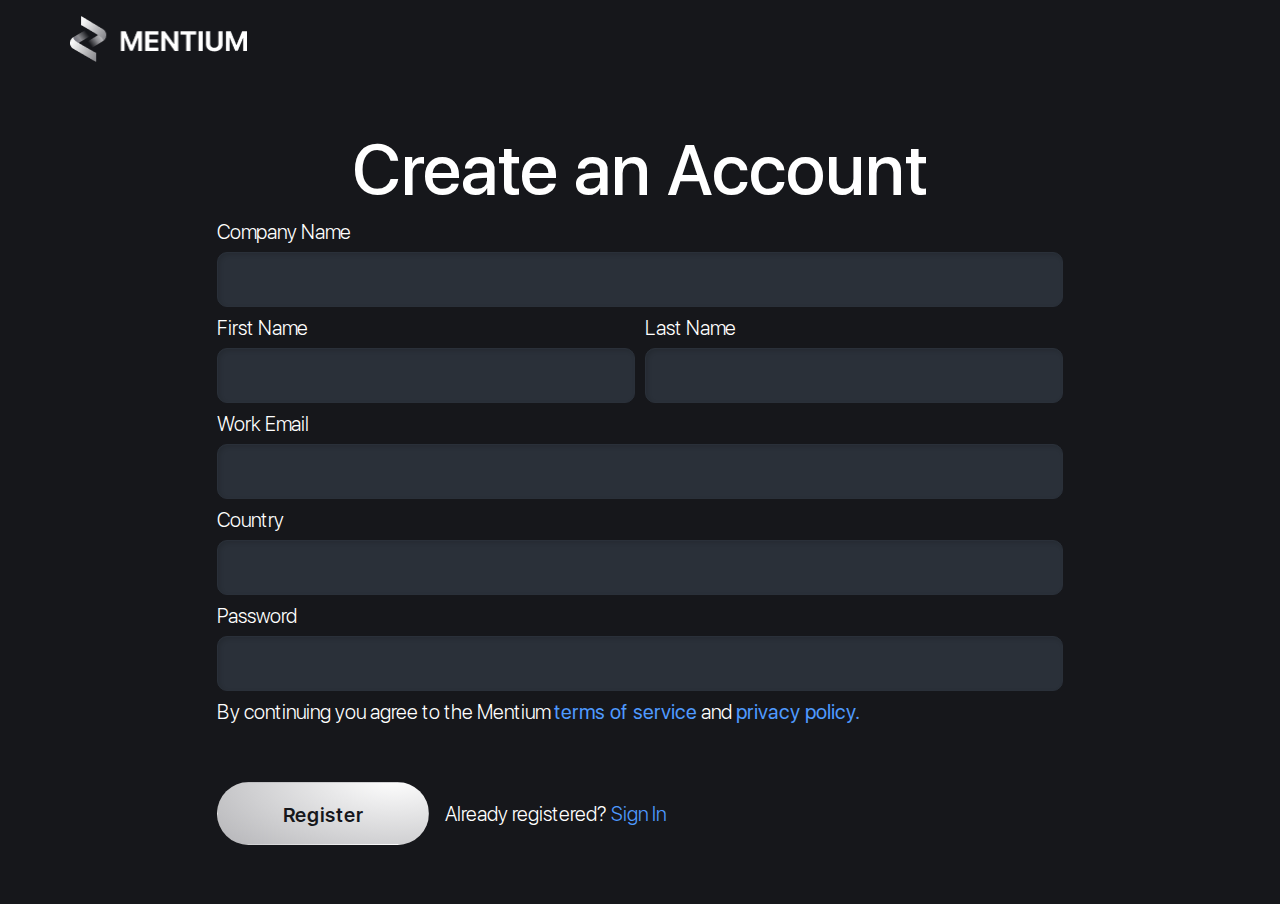
<file: index.html>
<!doctype html>
<html lang="en">
<head>
    <meta charset="UTF-8">
    <meta name="viewport"
          content="width=device-width, user-scalable=no, initial-scale=1.0, maximum-scale=1.0, minimum-scale=1.0">
    <meta http-equiv="X-UA-Compatible" content="ie=edge">
    <title>mentium</title>
    <link rel="stylesheet" href="./assets/style/bootstrap.min.css">
    <link rel="stylesheet" href="./assets/style/style.css">
    <link rel="stylesheet" href="./assets/style/media.css">
</head>
<body>
<header>
    <div class="container">
        <div class="row">
            <div class="header">
                <div class="logo">
                    <img src="./assets/img/logo.png" alt="">
                </div>
            </div>
        </div>
    </div>
</header>
<main>
    <section class="registration">
        <div class="container">
            <div class="row">
                <div class="registration_block">
                    <h2 class="section_title">Create an Account</h2>
                    <form action="">
                        <form>
                            <div class="form-group">
                                <label class="form-label">Company Name</label>
                                <input type="text" class="form-control">
                                <!--                                 <div id="emailHelp" class="form-text">We'll never share your email with anyone else.</div>-->
                            </div>
                            <div class="dbl_input">
                                <div class="form-group">
                                    <label class="form-label">First Name</label>
                                    <input type="text" class="form-control">
                                </div>
                                <div class="form-group">
                                    <label class="form-label">Last Name</label>
                                    <input type="text" class="form-control">
                                </div>
                            </div>

                            <div class="form-group">
                                <label class="form-label">Work Email</label>
                                <input type="text" class="form-control">
                            </div>
                            <div class="form-group">
                                <label class="form-label">Country</label>
                                <input type="text" class="form-control">
                            </div>
                            <div class="form-group">
                                <label class="form-label">Password</label>
                                <input type="text" class="form-control">
                            </div>
                            <div class="form-group">
                                <label class="form-label">By continuing you agree to the Mentium <a href="">terms of
                                    service</a> and <a href="">privacy policy.</a></label>
                            </div>

                            <div class="form-group d-flex align-items-center margin-top-50">
                                <button class="btn register-btn">Register</button>
                                <p>Already registered? <a href="">Sign In</a></p>
                            </div>
                        </form>
                    </form>
                </div>
            </div>
        </div>
    </section>
</main>
<footer>

</footer>

<script src="./assets/script/bootstrap.bundle.js"></script>
<script src="./assets/script/script.js"></script>
<script>

</script>

</body>
</html>
</file>
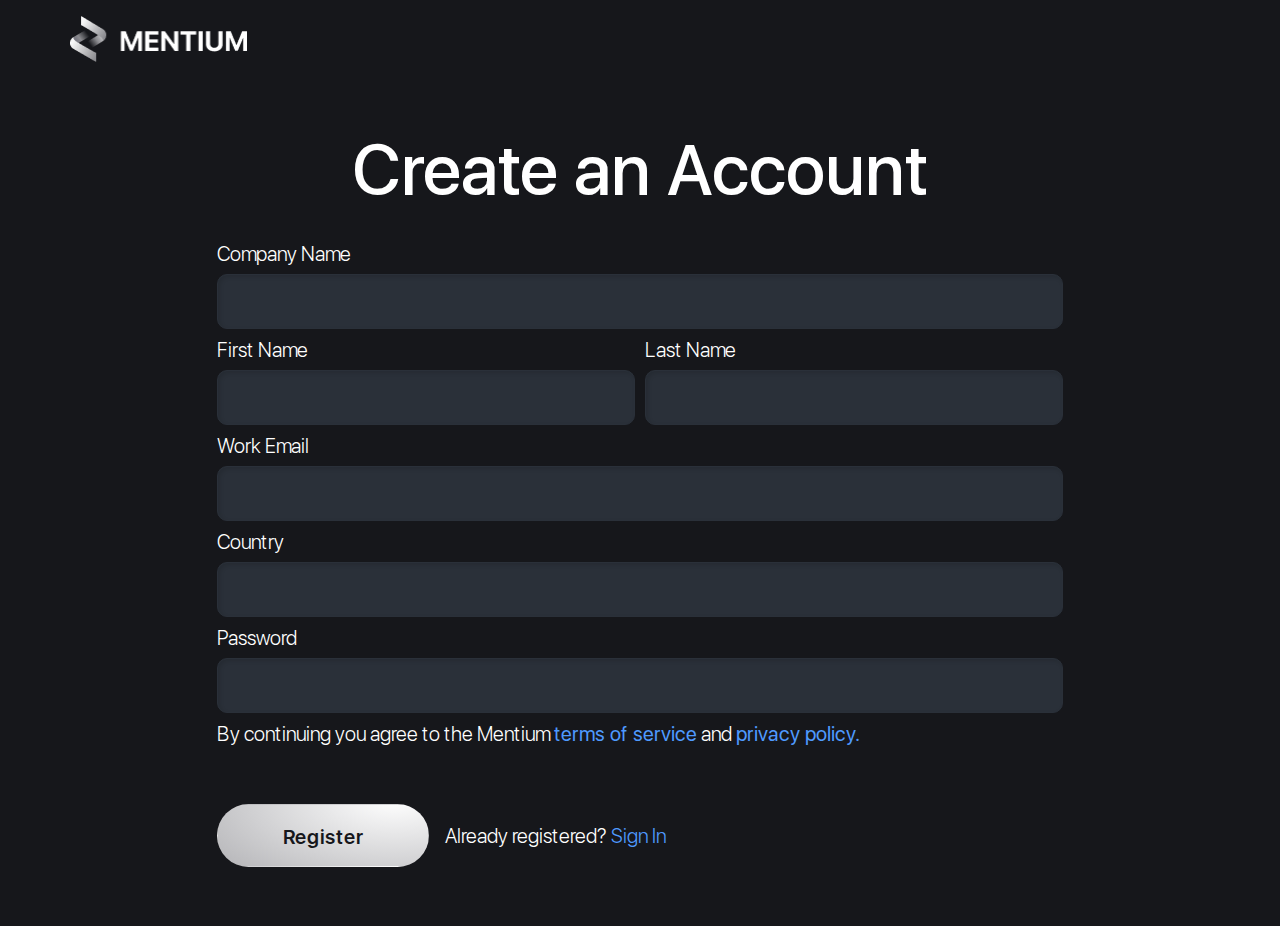
<file: create_account.html>
<!doctype html>
<html lang="en">
<head>
    <meta charset="UTF-8">
    <meta name="viewport"
          content="width=device-width, user-scalable=no, initial-scale=1.0, maximum-scale=1.0, minimum-scale=1.0">
    <meta http-equiv="X-UA-Compatible" content="ie=edge">
    <title>mentium</title>
    <link rel="stylesheet" href="./assets/style/bootstrap.min.css">
    <link rel="stylesheet" href="./assets/style/style.css">
    <link rel="stylesheet" href="./assets/style/media.css">
</head>
<body>
<header>
    <div class="container">
        <div class="row">
            <div class="header">
                <div class="logo">
                    <img src="./assets/img/logo.png" alt="">
                </div>
            </div>
        </div>
    </div>
</header>
<main>
    <section class="registration">
        <div class="container">
            <div class="row">
                <div class="registration_block">
                    <h2 class="section_title">Create an Account</h2>
                    <form action="" class="registration_form">
                            <div class="form-group">
                                <label class="form-label">Company Name</label>
                                <input type="text" class="form-control">
                                <!--                                 <div id="emailHelp" class="form-text">We'll never share your email with anyone else.</div>-->
                            </div>
                            <div class="dbl_input">
                                <div class="form-group">
                                    <label class="form-label">First Name</label>
                                    <input type="text" class="form-control">
                                </div>
                                <div class="form-group">
                                    <label class="form-label">Last Name</label>
                                    <input type="text" class="form-control">
                                </div>
                            </div>

                            <div class="form-group">
                                <label class="form-label">Work Email</label>
                                <input type="text" class="form-control">
                            </div>
                            <div class="form-group">
                                <label class="form-label">Country</label>
                                <input type="text" class="form-control">
                            </div>
                            <div class="form-group">
                                <label class="form-label">Password</label>
                                <input type="text" class="form-control">
                            </div>
                            <div class="form-group">
                                <label class="form-label">By continuing you agree to the Mentium <a href="">terms of
                                    service</a> and <a href="">privacy policy.</a></label>
                            </div>

                            <div class="form-group d-flex align-items-center margin-top-50">
                                <button class="btn register-btn">Register</button>
                                <p>Already registered? <a href="">Sign In</a></p>
                            </div>

                    </form>
                </div>
            </div>
        </div>
    </section>
</main>
<footer>

</footer>

<script src="./assets/script/bootstrap.bundle.js"></script>
<script src="./assets/script/script.js"></script>
<script>

</script>

</body>
</html>
</file>
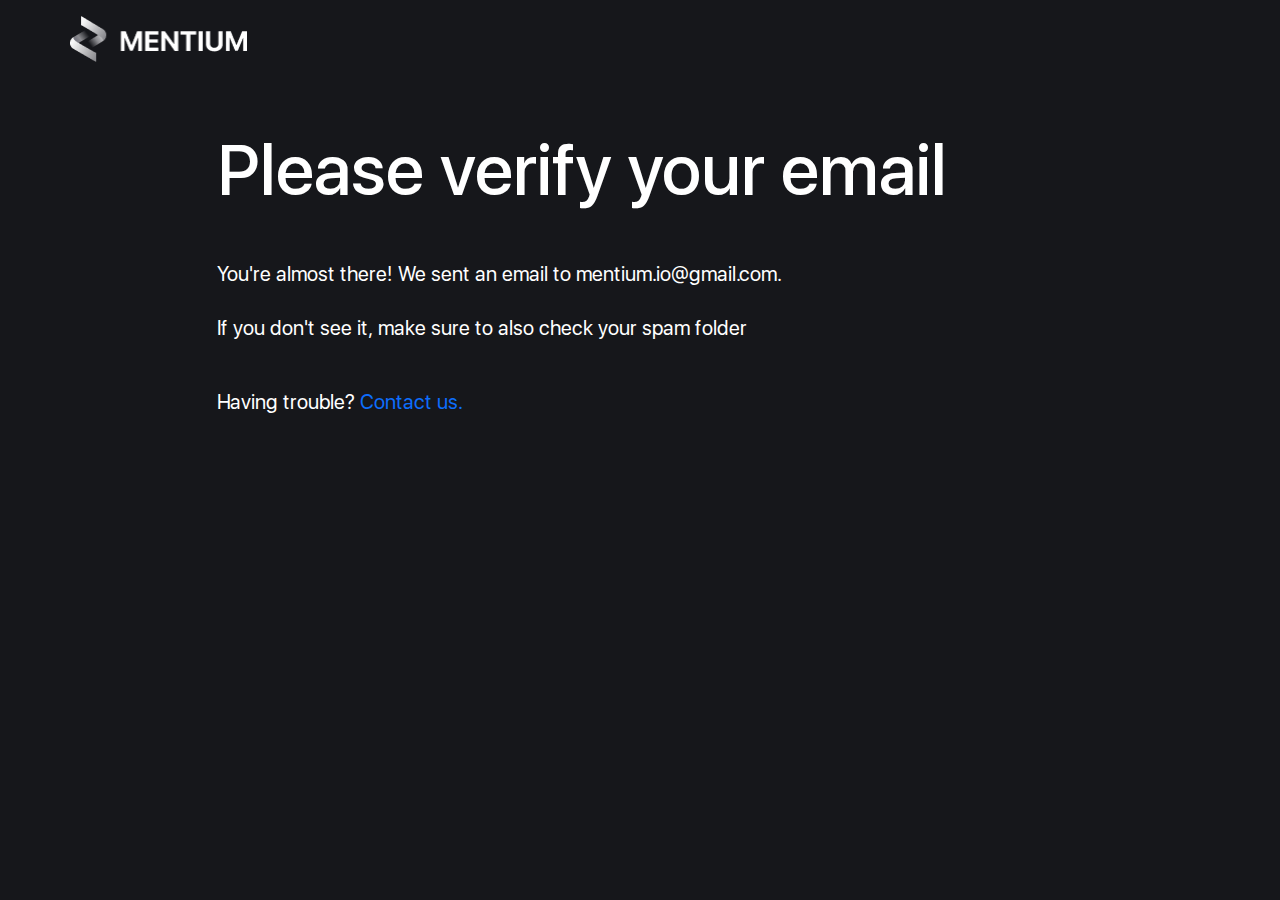
<file: verify_email.html>
<!doctype html>
<html lang="en">
<head>
    <meta charset="UTF-8">
    <meta name="viewport"
          content="width=device-width, user-scalable=no, initial-scale=1.0, maximum-scale=1.0, minimum-scale=1.0">
    <meta http-equiv="X-UA-Compatible" content="ie=edge">
    <title>mentium</title>
    <link rel="stylesheet" href="./assets/style/bootstrap.min.css">
    <link rel="stylesheet" href="./assets/style/style.css">
    <link rel="stylesheet" href="./assets/style/media.css">
</head>
<body>
<header>
    <div class="container">
        <div class="row">
            <div class="header">
                <div class="logo">
                    <img src="./assets/img/logo.png" alt="">
                </div>
            </div>
        </div>
    </div>
</header>
<main>
    <section class="registration">
        <div class="container">
            <div class="row">
                <div class="registration_block">
                    <h2 class="section_title text-left">Please verify your email</h2>
                    <div class="verify">
                        <p>You're almost there! We sent an email to mentium.io@gmail.com. </p>
                        <p> If you don't see it, make sure to also check your spam folder</p>
                        <p>Having trouble? <a href="#">Contact us.</a></p>
                    </div>
                </div>
            </div>
        </div>
    </section>
</main>
<footer>

</footer>

<script src="./assets/script/bootstrap.bundle.js"></script>
<script src="./assets/script/script.js"></script>
<script>

</script>

</body>
</html>
</file>
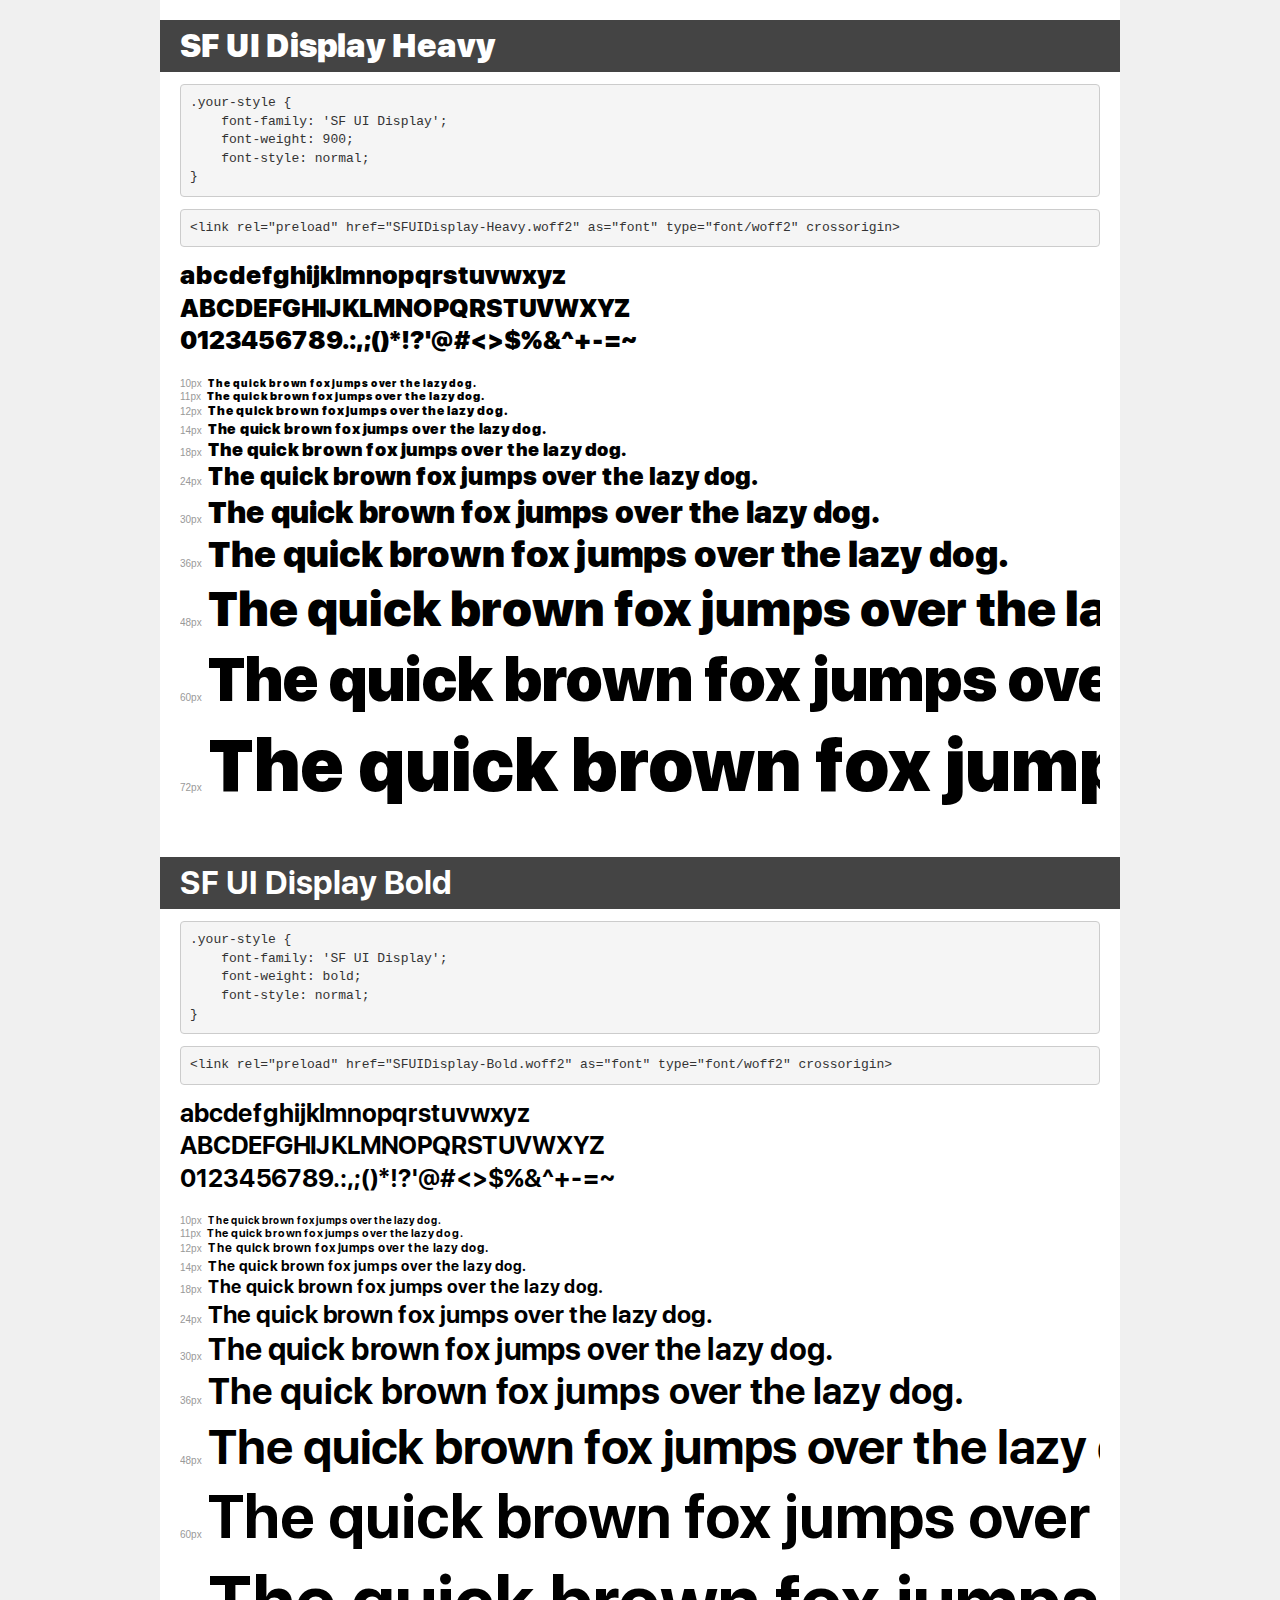
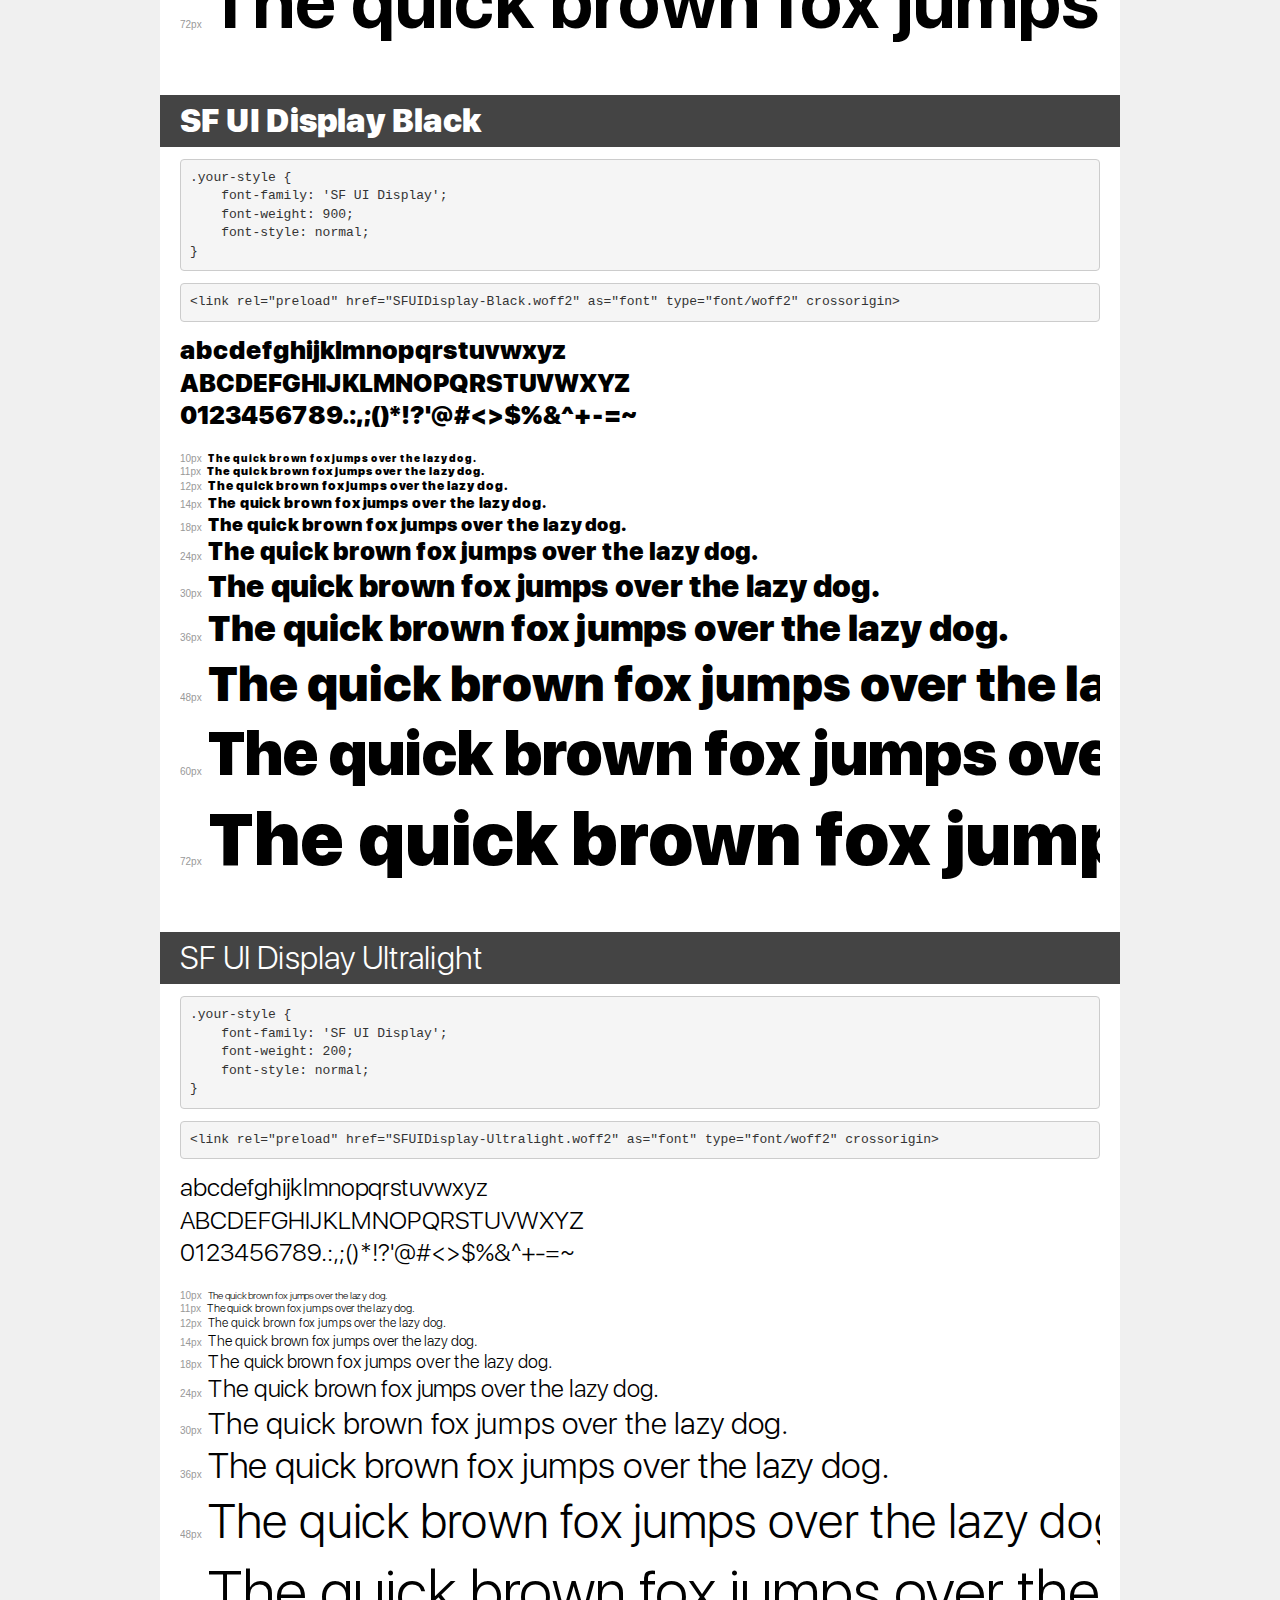
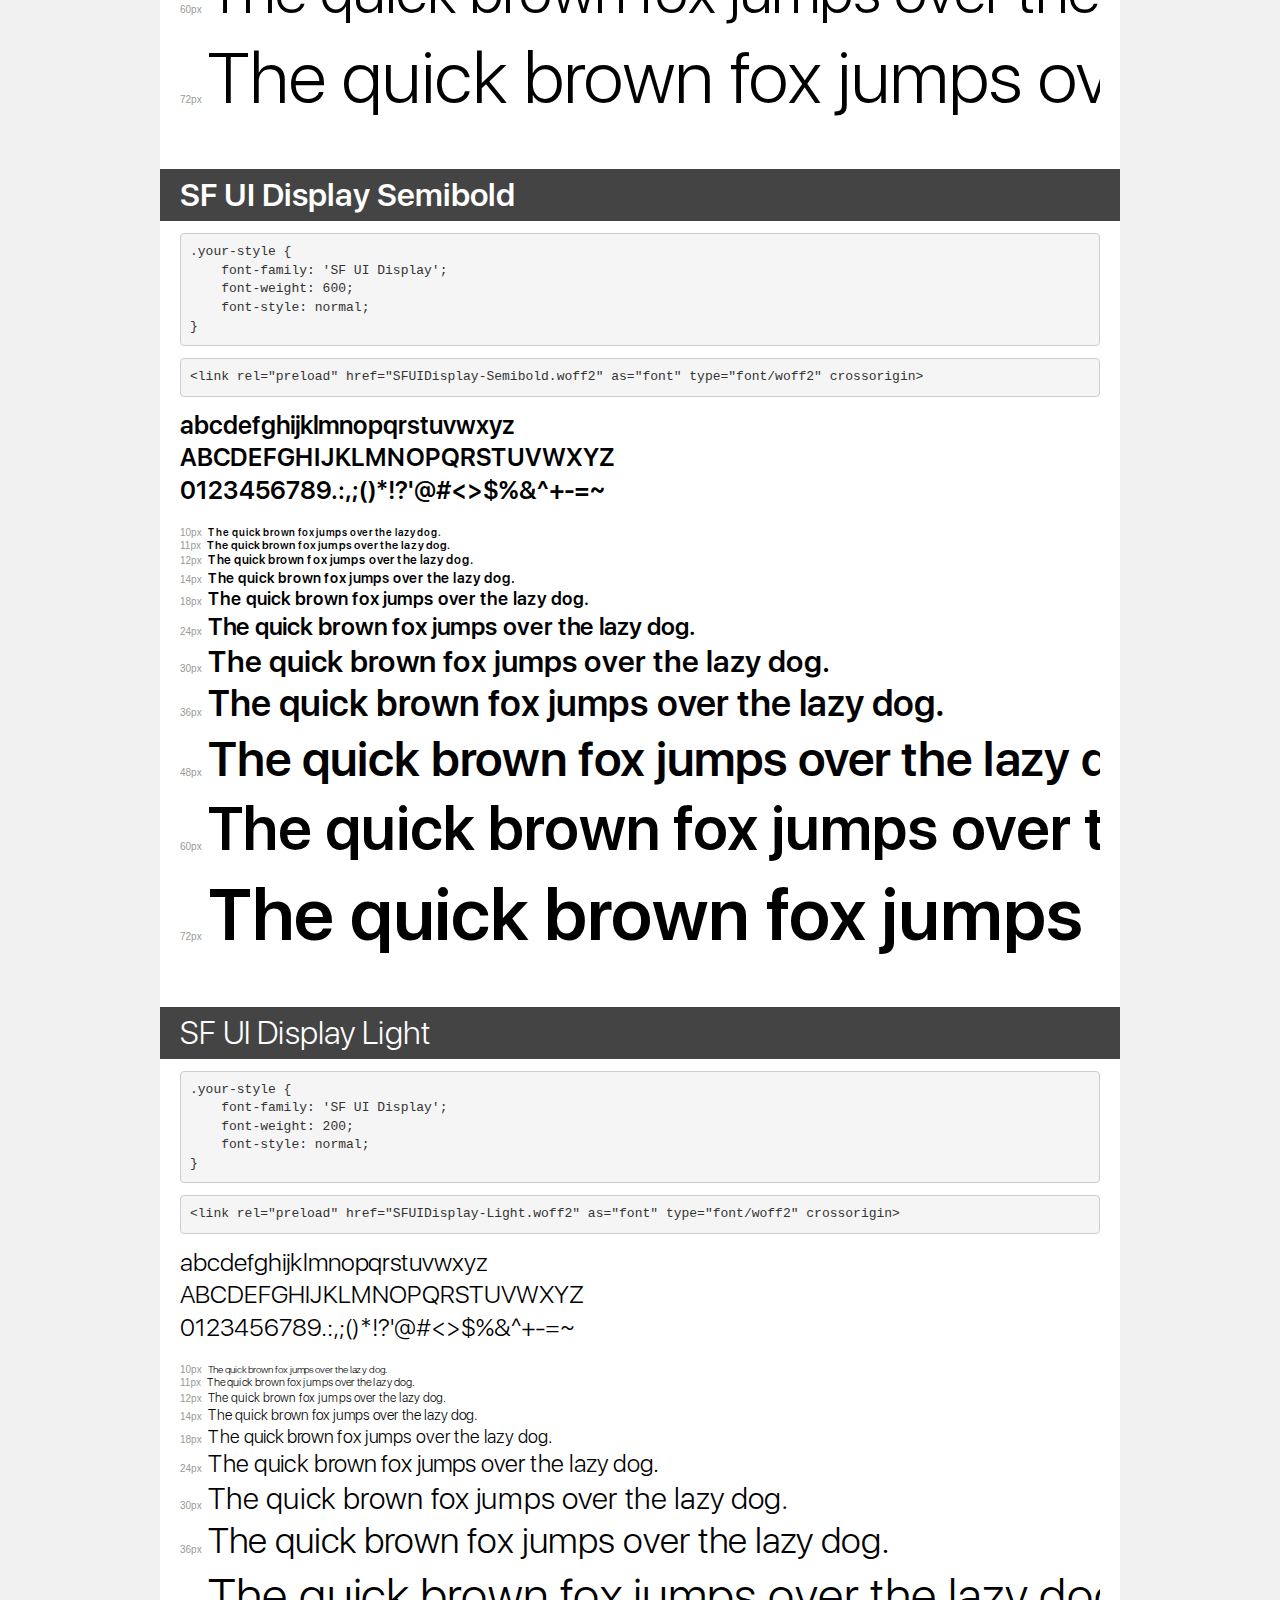
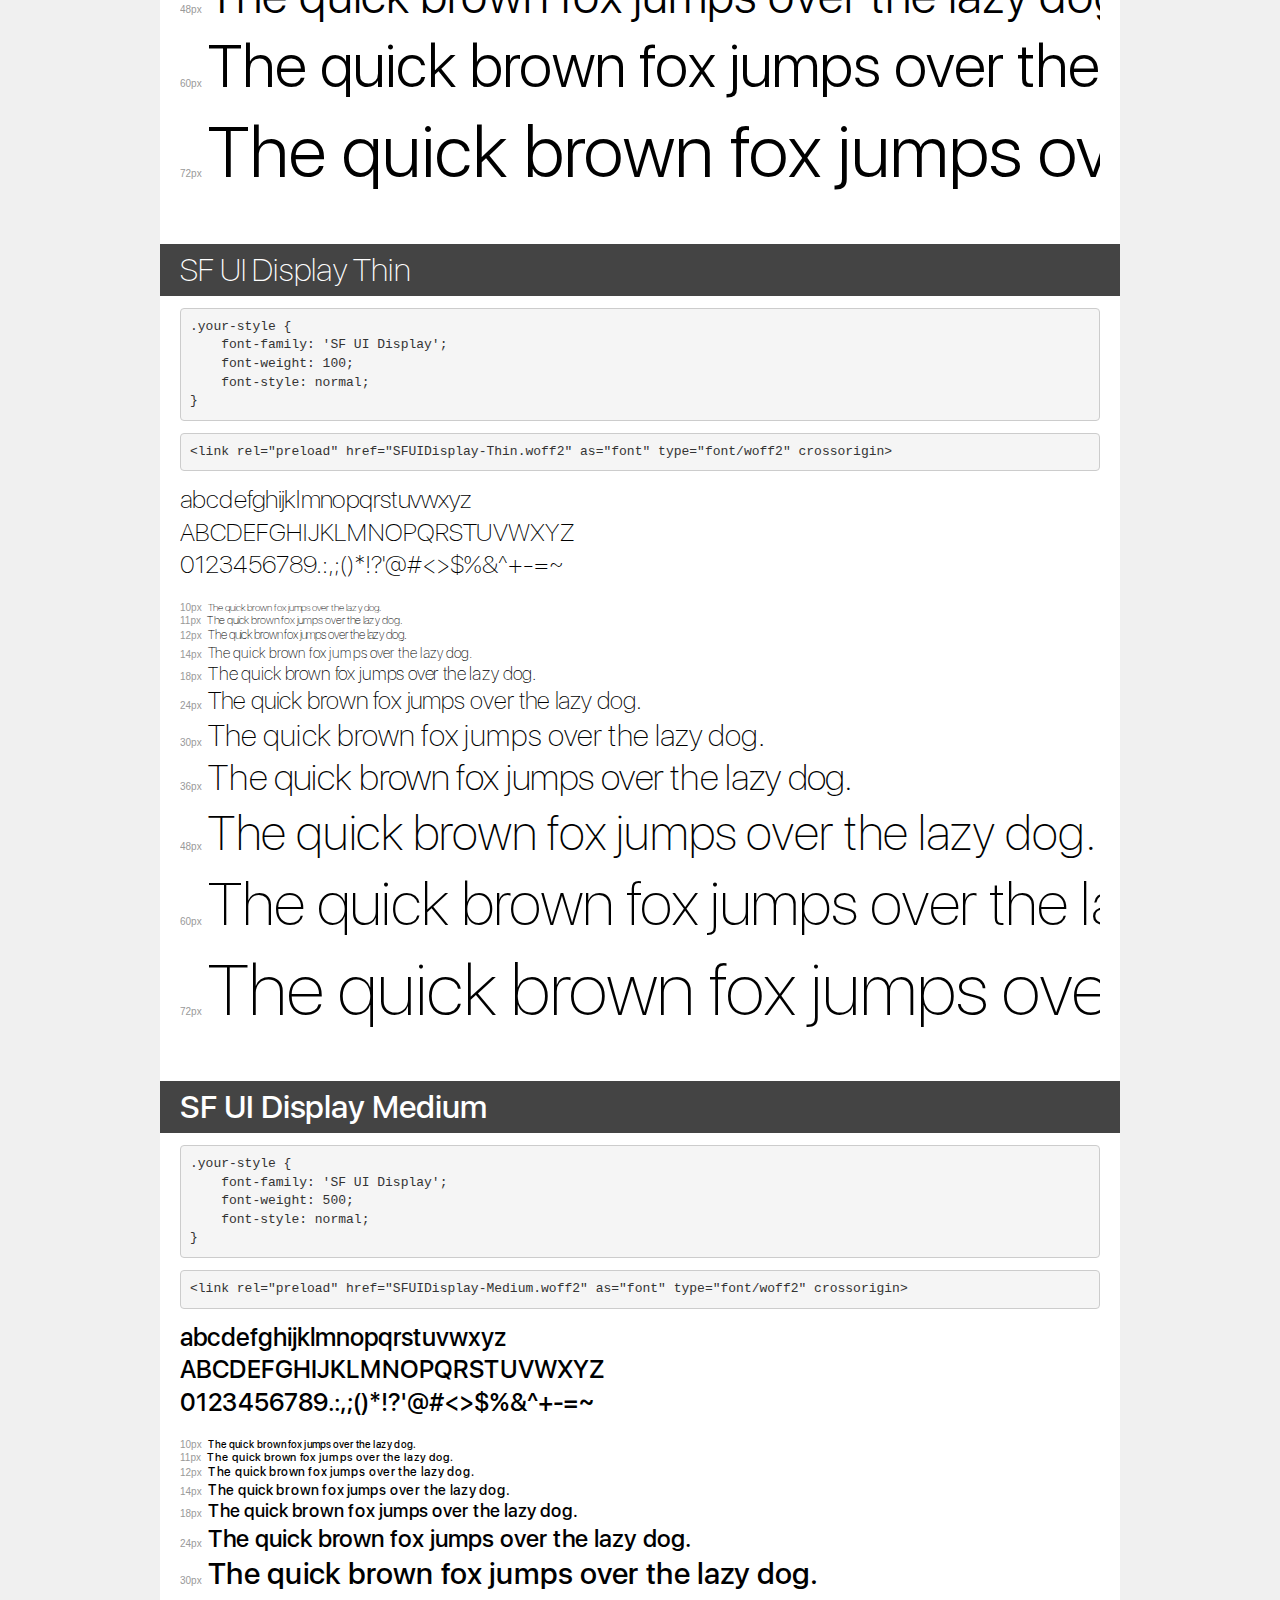
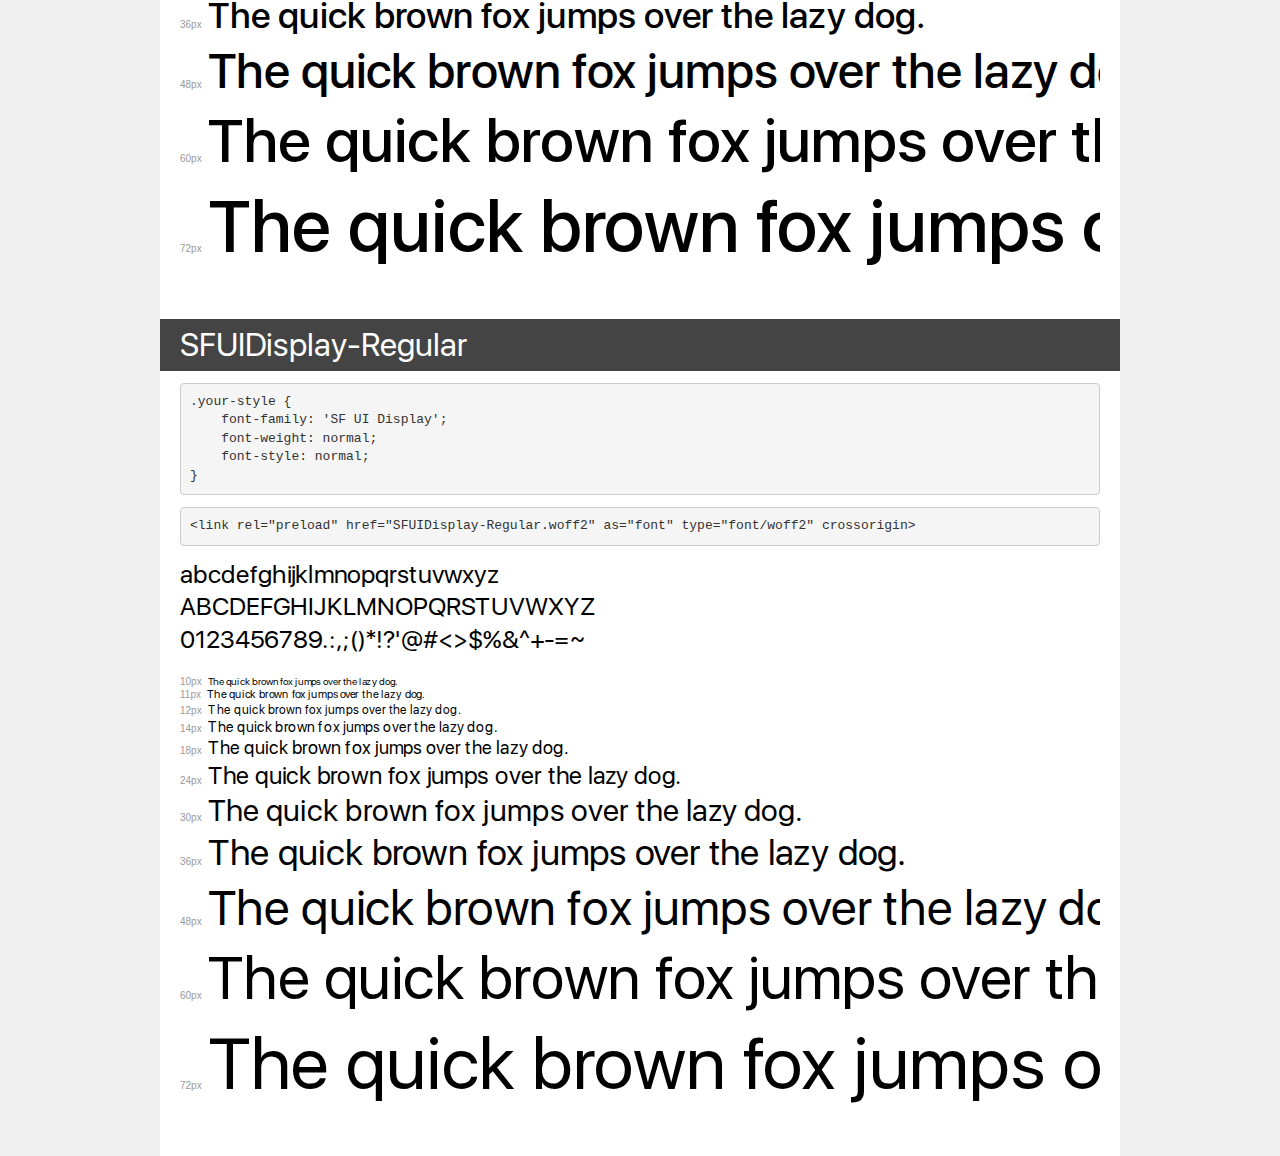
<file: assets/style/fonts/demo.html>
<!DOCTYPE html>
<html lang="en">
<head>
    <meta charset="utf-8">
    <meta http-equiv="X-UA-Compatible" content="IE=edge">
    <meta name="viewport" content="width=device-width, initial-scale=1">
    <meta name="robots" content="noindex, noarchive">
    <meta name="format-detection" content="telephone=no">
    <title>Transfonter demo</title>
    <link href="stylesheet.css" rel="stylesheet">
    <style>
        /*
        http://meyerweb.com/eric/tools/css/reset/
        v2.0 | 20110126
        License: none (public domain)
        */
        html, body, div, span, applet, object, iframe,
        h1, h2, h3, h4, h5, h6, p, blockquote, pre,
        a, abbr, acronym, address, big, cite, code,
        del, dfn, em, img, ins, kbd, q, s, samp,
        small, strike, strong, sub, sup, tt, var,
        b, u, i, center,
        dl, dt, dd, ol, ul, li,
        fieldset, form, label, legend,
        table, caption, tbody, tfoot, thead, tr, th, td,
        article, aside, canvas, details, embed,
        figure, figcaption, footer, header, hgroup,
        menu, nav, output, ruby, section, summary,
        time, mark, audio, video {
            margin: 0;
            padding: 0;
            border: 0;
            font-size: 100%;
            font: inherit;
            vertical-align: baseline;
        }
        /* HTML5 display-role reset for older browsers */
        article, aside, details, figcaption, figure,
        footer, header, hgroup, menu, nav, section {
            display: block;
        }
        body {
            line-height: 1;
        }
        ol, ul {
            list-style: none;
        }
        blockquote, q {
            quotes: none;
        }
        blockquote:before, blockquote:after,
        q:before, q:after {
            content: '';
            content: none;
        }
        table {
            border-collapse: collapse;
            border-spacing: 0;
        }
        /* demo styles */
        body {
            background: #f0f0f0;
            color: #000;
        }
        .page {
            background: #fff;
            width: 920px;
            margin: 0 auto;
            padding: 20px 20px 0 20px;
            overflow: hidden;
        }
        .font-container {
            overflow-x: auto;
            overflow-y: hidden;
            margin-bottom: 40px;
            line-height: 1.3;
            white-space: nowrap;
            padding-bottom: 5px;
        }
        h1 {
            position: relative;
            background: #444;
            font-size: 32px;
            color: #fff;
            padding: 10px 20px;
            margin: 0 -20px 12px -20px;
        }
        .letters {
            font-size: 25px;
            margin-bottom: 20px;
        }
        .s10:before {
            content: '10px';
        }
        .s11:before {
            content: '11px';
        }
        .s12:before {
            content: '12px';
        }
        .s14:before {
            content: '14px';
        }
        .s18:before {
            content: '18px';
        }
        .s24:before {
            content: '24px';
        }
        .s30:before {
            content: '30px';
        }
        .s36:before {
            content: '36px';
        }
        .s48:before {
            content: '48px';
        }
        .s60:before {
            content: '60px';
        }
        .s72:before {
            content: '72px';
        }
        .s10:before, .s11:before, .s12:before, .s14:before,
        .s18:before, .s24:before, .s30:before, .s36:before,
        .s48:before, .s60:before, .s72:before {
            font-family: Arial, sans-serif;
            font-size: 10px;
            font-weight: normal;
            font-style: normal;
            color: #999;
            padding-right: 6px;
        }
        pre {
            display: block;
            padding: 9px;
            margin: 0 0 12px;
            font-family: Monaco, Menlo, Consolas, "Courier New", monospace;
            font-size: 13px;
            line-height: 1.428571429;
            color: #333;
            font-weight: normal;
            font-style: normal;
            background-color: #f5f5f5;
            border: 1px solid #ccc;
            overflow-x: auto;
            border-radius: 4px;
        }
        /* responsive */
        @media (max-width: 959px) {
            .page {
                width: auto;
                margin: 0;
            }
        }
    </style>
</head>
<body>
<div class="page">
    <div class="demo">
        <h1 style="font-family: 'SF UI Display'; font-weight: 900; font-style: normal;">SF UI Display Heavy</h1>
        <pre title="Usage">.your-style {
    font-family: 'SF UI Display';
    font-weight: 900;
    font-style: normal;
}</pre>
        <pre title="Preload (optional)">
&lt;link rel=&quot;preload&quot; href=&quot;SFUIDisplay-Heavy.woff2&quot; as=&quot;font&quot; type=&quot;font/woff2&quot; crossorigin&gt;</pre>
        <div class="font-container" style="font-family: 'SF UI Display'; font-weight: 900; font-style: normal;">
            <p class="letters">
                abcdefghijklmnopqrstuvwxyz<br>
ABCDEFGHIJKLMNOPQRSTUVWXYZ<br>
                0123456789.:,;()*!?'@#&lt;&gt;$%&^+-=~
            </p>
            <p class="s10" style="font-size: 10px;">The quick brown fox jumps over the lazy dog.</p>
            <p class="s11" style="font-size: 11px;">The quick brown fox jumps over the lazy dog.</p>
            <p class="s12" style="font-size: 12px;">The quick brown fox jumps over the lazy dog.</p>
            <p class="s14" style="font-size: 14px;">The quick brown fox jumps over the lazy dog.</p>
            <p class="s18" style="font-size: 18px;">The quick brown fox jumps over the lazy dog.</p>
            <p class="s24" style="font-size: 24px;">The quick brown fox jumps over the lazy dog.</p>
            <p class="s30" style="font-size: 30px;">The quick brown fox jumps over the lazy dog.</p>
            <p class="s36" style="font-size: 36px;">The quick brown fox jumps over the lazy dog.</p>
            <p class="s48" style="font-size: 48px;">The quick brown fox jumps over the lazy dog.</p>
            <p class="s60" style="font-size: 60px;">The quick brown fox jumps over the lazy dog.</p>
            <p class="s72" style="font-size: 72px;">The quick brown fox jumps over the lazy dog.</p>
        </div>
    </div>

    <div class="demo">
        <h1 style="font-family: 'SF UI Display'; font-weight: bold; font-style: normal;">SF UI Display Bold</h1>
        <pre title="Usage">.your-style {
    font-family: 'SF UI Display';
    font-weight: bold;
    font-style: normal;
}</pre>
        <pre title="Preload (optional)">
&lt;link rel=&quot;preload&quot; href=&quot;SFUIDisplay-Bold.woff2&quot; as=&quot;font&quot; type=&quot;font/woff2&quot; crossorigin&gt;</pre>
        <div class="font-container" style="font-family: 'SF UI Display'; font-weight: bold; font-style: normal;">
            <p class="letters">
                abcdefghijklmnopqrstuvwxyz<br>
ABCDEFGHIJKLMNOPQRSTUVWXYZ<br>
                0123456789.:,;()*!?'@#&lt;&gt;$%&^+-=~
            </p>
            <p class="s10" style="font-size: 10px;">The quick brown fox jumps over the lazy dog.</p>
            <p class="s11" style="font-size: 11px;">The quick brown fox jumps over the lazy dog.</p>
            <p class="s12" style="font-size: 12px;">The quick brown fox jumps over the lazy dog.</p>
            <p class="s14" style="font-size: 14px;">The quick brown fox jumps over the lazy dog.</p>
            <p class="s18" style="font-size: 18px;">The quick brown fox jumps over the lazy dog.</p>
            <p class="s24" style="font-size: 24px;">The quick brown fox jumps over the lazy dog.</p>
            <p class="s30" style="font-size: 30px;">The quick brown fox jumps over the lazy dog.</p>
            <p class="s36" style="font-size: 36px;">The quick brown fox jumps over the lazy dog.</p>
            <p class="s48" style="font-size: 48px;">The quick brown fox jumps over the lazy dog.</p>
            <p class="s60" style="font-size: 60px;">The quick brown fox jumps over the lazy dog.</p>
            <p class="s72" style="font-size: 72px;">The quick brown fox jumps over the lazy dog.</p>
        </div>
    </div>

    <div class="demo">
        <h1 style="font-family: 'SF UI Display'; font-weight: 900; font-style: normal;">SF UI Display Black</h1>
        <pre title="Usage">.your-style {
    font-family: 'SF UI Display';
    font-weight: 900;
    font-style: normal;
}</pre>
        <pre title="Preload (optional)">
&lt;link rel=&quot;preload&quot; href=&quot;SFUIDisplay-Black.woff2&quot; as=&quot;font&quot; type=&quot;font/woff2&quot; crossorigin&gt;</pre>
        <div class="font-container" style="font-family: 'SF UI Display'; font-weight: 900; font-style: normal;">
            <p class="letters">
                abcdefghijklmnopqrstuvwxyz<br>
ABCDEFGHIJKLMNOPQRSTUVWXYZ<br>
                0123456789.:,;()*!?'@#&lt;&gt;$%&^+-=~
            </p>
            <p class="s10" style="font-size: 10px;">The quick brown fox jumps over the lazy dog.</p>
            <p class="s11" style="font-size: 11px;">The quick brown fox jumps over the lazy dog.</p>
            <p class="s12" style="font-size: 12px;">The quick brown fox jumps over the lazy dog.</p>
            <p class="s14" style="font-size: 14px;">The quick brown fox jumps over the lazy dog.</p>
            <p class="s18" style="font-size: 18px;">The quick brown fox jumps over the lazy dog.</p>
            <p class="s24" style="font-size: 24px;">The quick brown fox jumps over the lazy dog.</p>
            <p class="s30" style="font-size: 30px;">The quick brown fox jumps over the lazy dog.</p>
            <p class="s36" style="font-size: 36px;">The quick brown fox jumps over the lazy dog.</p>
            <p class="s48" style="font-size: 48px;">The quick brown fox jumps over the lazy dog.</p>
            <p class="s60" style="font-size: 60px;">The quick brown fox jumps over the lazy dog.</p>
            <p class="s72" style="font-size: 72px;">The quick brown fox jumps over the lazy dog.</p>
        </div>
    </div>

    <div class="demo">
        <h1 style="font-family: 'SF UI Display'; font-weight: 200; font-style: normal;">SF UI Display Ultralight</h1>
        <pre title="Usage">.your-style {
    font-family: 'SF UI Display';
    font-weight: 200;
    font-style: normal;
}</pre>
        <pre title="Preload (optional)">
&lt;link rel=&quot;preload&quot; href=&quot;SFUIDisplay-Ultralight.woff2&quot; as=&quot;font&quot; type=&quot;font/woff2&quot; crossorigin&gt;</pre>
        <div class="font-container" style="font-family: 'SF UI Display'; font-weight: 200; font-style: normal;">
            <p class="letters">
                abcdefghijklmnopqrstuvwxyz<br>
ABCDEFGHIJKLMNOPQRSTUVWXYZ<br>
                0123456789.:,;()*!?'@#&lt;&gt;$%&^+-=~
            </p>
            <p class="s10" style="font-size: 10px;">The quick brown fox jumps over the lazy dog.</p>
            <p class="s11" style="font-size: 11px;">The quick brown fox jumps over the lazy dog.</p>
            <p class="s12" style="font-size: 12px;">The quick brown fox jumps over the lazy dog.</p>
            <p class="s14" style="font-size: 14px;">The quick brown fox jumps over the lazy dog.</p>
            <p class="s18" style="font-size: 18px;">The quick brown fox jumps over the lazy dog.</p>
            <p class="s24" style="font-size: 24px;">The quick brown fox jumps over the lazy dog.</p>
            <p class="s30" style="font-size: 30px;">The quick brown fox jumps over the lazy dog.</p>
            <p class="s36" style="font-size: 36px;">The quick brown fox jumps over the lazy dog.</p>
            <p class="s48" style="font-size: 48px;">The quick brown fox jumps over the lazy dog.</p>
            <p class="s60" style="font-size: 60px;">The quick brown fox jumps over the lazy dog.</p>
            <p class="s72" style="font-size: 72px;">The quick brown fox jumps over the lazy dog.</p>
        </div>
    </div>

    <div class="demo">
        <h1 style="font-family: 'SF UI Display'; font-weight: 600; font-style: normal;">SF UI Display Semibold</h1>
        <pre title="Usage">.your-style {
    font-family: 'SF UI Display';
    font-weight: 600;
    font-style: normal;
}</pre>
        <pre title="Preload (optional)">
&lt;link rel=&quot;preload&quot; href=&quot;SFUIDisplay-Semibold.woff2&quot; as=&quot;font&quot; type=&quot;font/woff2&quot; crossorigin&gt;</pre>
        <div class="font-container" style="font-family: 'SF UI Display'; font-weight: 600; font-style: normal;">
            <p class="letters">
                abcdefghijklmnopqrstuvwxyz<br>
ABCDEFGHIJKLMNOPQRSTUVWXYZ<br>
                0123456789.:,;()*!?'@#&lt;&gt;$%&^+-=~
            </p>
            <p class="s10" style="font-size: 10px;">The quick brown fox jumps over the lazy dog.</p>
            <p class="s11" style="font-size: 11px;">The quick brown fox jumps over the lazy dog.</p>
            <p class="s12" style="font-size: 12px;">The quick brown fox jumps over the lazy dog.</p>
            <p class="s14" style="font-size: 14px;">The quick brown fox jumps over the lazy dog.</p>
            <p class="s18" style="font-size: 18px;">The quick brown fox jumps over the lazy dog.</p>
            <p class="s24" style="font-size: 24px;">The quick brown fox jumps over the lazy dog.</p>
            <p class="s30" style="font-size: 30px;">The quick brown fox jumps over the lazy dog.</p>
            <p class="s36" style="font-size: 36px;">The quick brown fox jumps over the lazy dog.</p>
            <p class="s48" style="font-size: 48px;">The quick brown fox jumps over the lazy dog.</p>
            <p class="s60" style="font-size: 60px;">The quick brown fox jumps over the lazy dog.</p>
            <p class="s72" style="font-size: 72px;">The quick brown fox jumps over the lazy dog.</p>
        </div>
    </div>

    <div class="demo">
        <h1 style="font-family: 'SF UI Display'; font-weight: 200; font-style: normal;">SF UI Display Light</h1>
        <pre title="Usage">.your-style {
    font-family: 'SF UI Display';
    font-weight: 200;
    font-style: normal;
}</pre>
        <pre title="Preload (optional)">
&lt;link rel=&quot;preload&quot; href=&quot;SFUIDisplay-Light.woff2&quot; as=&quot;font&quot; type=&quot;font/woff2&quot; crossorigin&gt;</pre>
        <div class="font-container" style="font-family: 'SF UI Display'; font-weight: 200; font-style: normal;">
            <p class="letters">
                abcdefghijklmnopqrstuvwxyz<br>
ABCDEFGHIJKLMNOPQRSTUVWXYZ<br>
                0123456789.:,;()*!?'@#&lt;&gt;$%&^+-=~
            </p>
            <p class="s10" style="font-size: 10px;">The quick brown fox jumps over the lazy dog.</p>
            <p class="s11" style="font-size: 11px;">The quick brown fox jumps over the lazy dog.</p>
            <p class="s12" style="font-size: 12px;">The quick brown fox jumps over the lazy dog.</p>
            <p class="s14" style="font-size: 14px;">The quick brown fox jumps over the lazy dog.</p>
            <p class="s18" style="font-size: 18px;">The quick brown fox jumps over the lazy dog.</p>
            <p class="s24" style="font-size: 24px;">The quick brown fox jumps over the lazy dog.</p>
            <p class="s30" style="font-size: 30px;">The quick brown fox jumps over the lazy dog.</p>
            <p class="s36" style="font-size: 36px;">The quick brown fox jumps over the lazy dog.</p>
            <p class="s48" style="font-size: 48px;">The quick brown fox jumps over the lazy dog.</p>
            <p class="s60" style="font-size: 60px;">The quick brown fox jumps over the lazy dog.</p>
            <p class="s72" style="font-size: 72px;">The quick brown fox jumps over the lazy dog.</p>
        </div>
    </div>

    <div class="demo">
        <h1 style="font-family: 'SF UI Display'; font-weight: 100; font-style: normal;">SF UI Display Thin</h1>
        <pre title="Usage">.your-style {
    font-family: 'SF UI Display';
    font-weight: 100;
    font-style: normal;
}</pre>
        <pre title="Preload (optional)">
&lt;link rel=&quot;preload&quot; href=&quot;SFUIDisplay-Thin.woff2&quot; as=&quot;font&quot; type=&quot;font/woff2&quot; crossorigin&gt;</pre>
        <div class="font-container" style="font-family: 'SF UI Display'; font-weight: 100; font-style: normal;">
            <p class="letters">
                abcdefghijklmnopqrstuvwxyz<br>
ABCDEFGHIJKLMNOPQRSTUVWXYZ<br>
                0123456789.:,;()*!?'@#&lt;&gt;$%&^+-=~
            </p>
            <p class="s10" style="font-size: 10px;">The quick brown fox jumps over the lazy dog.</p>
            <p class="s11" style="font-size: 11px;">The quick brown fox jumps over the lazy dog.</p>
            <p class="s12" style="font-size: 12px;">The quick brown fox jumps over the lazy dog.</p>
            <p class="s14" style="font-size: 14px;">The quick brown fox jumps over the lazy dog.</p>
            <p class="s18" style="font-size: 18px;">The quick brown fox jumps over the lazy dog.</p>
            <p class="s24" style="font-size: 24px;">The quick brown fox jumps over the lazy dog.</p>
            <p class="s30" style="font-size: 30px;">The quick brown fox jumps over the lazy dog.</p>
            <p class="s36" style="font-size: 36px;">The quick brown fox jumps over the lazy dog.</p>
            <p class="s48" style="font-size: 48px;">The quick brown fox jumps over the lazy dog.</p>
            <p class="s60" style="font-size: 60px;">The quick brown fox jumps over the lazy dog.</p>
            <p class="s72" style="font-size: 72px;">The quick brown fox jumps over the lazy dog.</p>
        </div>
    </div>

    <div class="demo">
        <h1 style="font-family: 'SF UI Display'; font-weight: 500; font-style: normal;">SF UI Display Medium</h1>
        <pre title="Usage">.your-style {
    font-family: 'SF UI Display';
    font-weight: 500;
    font-style: normal;
}</pre>
        <pre title="Preload (optional)">
&lt;link rel=&quot;preload&quot; href=&quot;SFUIDisplay-Medium.woff2&quot; as=&quot;font&quot; type=&quot;font/woff2&quot; crossorigin&gt;</pre>
        <div class="font-container" style="font-family: 'SF UI Display'; font-weight: 500; font-style: normal;">
            <p class="letters">
                abcdefghijklmnopqrstuvwxyz<br>
ABCDEFGHIJKLMNOPQRSTUVWXYZ<br>
                0123456789.:,;()*!?'@#&lt;&gt;$%&^+-=~
            </p>
            <p class="s10" style="font-size: 10px;">The quick brown fox jumps over the lazy dog.</p>
            <p class="s11" style="font-size: 11px;">The quick brown fox jumps over the lazy dog.</p>
            <p class="s12" style="font-size: 12px;">The quick brown fox jumps over the lazy dog.</p>
            <p class="s14" style="font-size: 14px;">The quick brown fox jumps over the lazy dog.</p>
            <p class="s18" style="font-size: 18px;">The quick brown fox jumps over the lazy dog.</p>
            <p class="s24" style="font-size: 24px;">The quick brown fox jumps over the lazy dog.</p>
            <p class="s30" style="font-size: 30px;">The quick brown fox jumps over the lazy dog.</p>
            <p class="s36" style="font-size: 36px;">The quick brown fox jumps over the lazy dog.</p>
            <p class="s48" style="font-size: 48px;">The quick brown fox jumps over the lazy dog.</p>
            <p class="s60" style="font-size: 60px;">The quick brown fox jumps over the lazy dog.</p>
            <p class="s72" style="font-size: 72px;">The quick brown fox jumps over the lazy dog.</p>
        </div>
    </div>

    <div class="demo">
        <h1 style="font-family: 'SF UI Display'; font-weight: normal; font-style: normal;">SFUIDisplay-Regular</h1>
        <pre title="Usage">.your-style {
    font-family: 'SF UI Display';
    font-weight: normal;
    font-style: normal;
}</pre>
        <pre title="Preload (optional)">
&lt;link rel=&quot;preload&quot; href=&quot;SFUIDisplay-Regular.woff2&quot; as=&quot;font&quot; type=&quot;font/woff2&quot; crossorigin&gt;</pre>
        <div class="font-container" style="font-family: 'SF UI Display'; font-weight: normal; font-style: normal;">
            <p class="letters">
                abcdefghijklmnopqrstuvwxyz<br>
ABCDEFGHIJKLMNOPQRSTUVWXYZ<br>
                0123456789.:,;()*!?'@#&lt;&gt;$%&^+-=~
            </p>
            <p class="s10" style="font-size: 10px;">The quick brown fox jumps over the lazy dog.</p>
            <p class="s11" style="font-size: 11px;">The quick brown fox jumps over the lazy dog.</p>
            <p class="s12" style="font-size: 12px;">The quick brown fox jumps over the lazy dog.</p>
            <p class="s14" style="font-size: 14px;">The quick brown fox jumps over the lazy dog.</p>
            <p class="s18" style="font-size: 18px;">The quick brown fox jumps over the lazy dog.</p>
            <p class="s24" style="font-size: 24px;">The quick brown fox jumps over the lazy dog.</p>
            <p class="s30" style="font-size: 30px;">The quick brown fox jumps over the lazy dog.</p>
            <p class="s36" style="font-size: 36px;">The quick brown fox jumps over the lazy dog.</p>
            <p class="s48" style="font-size: 48px;">The quick brown fox jumps over the lazy dog.</p>
            <p class="s60" style="font-size: 60px;">The quick brown fox jumps over the lazy dog.</p>
            <p class="s72" style="font-size: 72px;">The quick brown fox jumps over the lazy dog.</p>
        </div>
    </div>

</div>
</body>
</html>
</file>
<file: assets/style/style.css>
@font-face {
    font-family: 'SF UI Display';
    src: url('./fonts/SFUIDisplay-Heavy.eot');
    src: url('./fonts/SFUIDisplay-Heavy.eot?#iefix') format('embedded-opentype'),
    url('./fonts/SFUIDisplay-Heavy.woff2') format('woff2'),
    url('./fonts/SFUIDisplay-Heavy.woff') format('woff'),
    url('./fonts/SFUIDisplay-Heavy.ttf') format('truetype');
    font-weight: 900;
    font-style: normal;
    font-display: swap;
}

@font-face {
    font-family: 'SF UI Display';
    src: url('./fonts/SFUIDisplay-Bold.eot');
    src: url('./fonts/SFUIDisplay-Bold.eot?#iefix') format('embedded-opentype'),
    url('./fonts/SFUIDisplay-Bold.woff2') format('woff2'),
    url('./fonts/SFUIDisplay-Bold.woff') format('woff'),
    url('./fonts/SFUIDisplay-Bold.ttf') format('truetype');
    font-weight: bold;
    font-style: normal;
    font-display: swap;
}

@font-face {
    font-family: 'SF UI Display';
    src: url('./fonts/SFUIDisplay-Black.eot');
    src: url('./fonts/SFUIDisplay-Black.eot?#iefix') format('embedded-opentype'),
    url('./fonts/SFUIDisplay-Black.woff2') format('woff2'),
    url('./fonts/SFUIDisplay-Black.woff') format('woff'),
    url('./fonts/SFUIDisplay-Black.ttf') format('truetype');
    font-weight: 900;
    font-style: normal;
    font-display: swap;
}

@font-face {
    font-family: 'SF UI Display';
    src: url('./fonts/SFUIDisplay-Ultralight.eot');
    src: url('./fonts/SFUIDisplay-Ultralight.eot?#iefix') format('embedded-opentype'),
    url('./fonts/SFUIDisplay-Ultralight.woff2') format('woff2'),
    url('./fonts/SFUIDisplay-Ultralight.woff') format('woff'),
    url('./fonts/SFUIDisplay-Ultralight.ttf') format('truetype');
    font-weight: 200;
    font-style: normal;
    font-display: swap;
}

@font-face {
    font-family: 'SF UI Display';
    src: url('./fonts/SFUIDisplay-Semibold.eot');
    src: url('./fonts/SFUIDisplay-Semibold.eot?#iefix') format('embedded-opentype'),
    url('./fonts/SFUIDisplay-Semibold.woff2') format('woff2'),
    url('./fonts/SFUIDisplay-Semibold.woff') format('woff'),
    url('./fonts/SFUIDisplay-Semibold.ttf') format('truetype');
    font-weight: 600;
    font-style: normal;
    font-display: swap;
}

@font-face {
    font-family: 'SF UI Display';
    src: url('./fonts/SFUIDisplay-Light.eot');
    src: url('./fonts/SFUIDisplay-Light.eot?#iefix') format('embedded-opentype'),
    url('./fonts/SFUIDisplay-Light.woff2') format('woff2'),
    url('./fonts/SFUIDisplay-Light.woff') format('woff'),
    url('./fonts/SFUIDisplay-Light.ttf') format('truetype');
    font-weight: 200;
    font-style: normal;
    font-display: swap;
}

@font-face {
    font-family: 'SF UI Display';
    src: url('./fonts/SFUIDisplay-Thin.eot');
    src: url('./fonts/SFUIDisplay-Thin.eot?#iefix') format('embedded-opentype'),
    url('./fonts/SFUIDisplay-Thin.woff2') format('woff2'),
    url('./fonts/SFUIDisplay-Thin.woff') format('woff'),
    url('./fonts/SFUIDisplay-Thin.ttf') format('truetype');
    font-weight: 100;
    font-style: normal;
    font-display: swap;
}

@font-face {
    font-family: 'SF UI Display';
    src: url('./fonts/SFUIDisplay-Medium.eot');
    src: url('./fonts/SFUIDisplay-Medium.eot?#iefix') format('embedded-opentype'),
    url('./fonts/SFUIDisplay-Medium.woff2') format('woff2'),
    url('./fonts/SFUIDisplay-Medium.woff') format('woff'),
    url('./fonts/SFUIDisplay-Medium.ttf') format('truetype');
    font-weight: 500;
    font-style: normal;
    font-display: swap;
}

@font-face {
    font-family: 'SF UI Display';
    src: url('./fonts/SFUIDisplay-Regular.eot');
    src: url('./fonts/SFUIDisplay-Regular.eot?#iefix') format('embedded-opentype'),
    url('./fonts/SFUIDisplay-Regular.woff2') format('woff2'),
    url('./fonts/SFUIDisplay-Regular.woff') format('woff'),
    url('./fonts/SFUIDisplay-Regular.ttf') format('truetype');
    font-weight: normal;
    font-style: normal;
    font-display: swap;
}




body, html {
    margin: 0;
    padding: 0;
    box-sizing: border-box;
    font-family: 'SF UI Display';
}
body{
    background: #16171B;
}
* {
    margin: 0;
    padding: 0;
    box-sizing: border-box;
}
img{
    width: 100%;
}
a {
    text-decoration: none;
}

ul li, ul {
    list-style: none;
    padding: 0;
    margin: 0;
}
.header{
    padding: 16px 0;
}
.logo{
    width: 188px;
}
.registration_block{
    max-width: 870px;
    margin: 0 auto;
}
h2.section_title{
    font-family: 'SF UI Display';
    font-style: normal;
    font-weight: 500;
    font-size: 70px;
    line-height: 84px;
    text-align: center;
    color: #FFFFFF;
}
section{
    padding: 50px 0;
}
.form-label{
    font-family: 'SF UI Display';
    font-style: normal;
    font-weight: 200;
    font-size: 20px;
    line-height: 24px;
    text-align: center;

    color: #FFFFFF;
}
.form-control{
    background: #2A3039;
    box-shadow: inset 2px 2px 4px rgba(0, 0, 0, 0.12);
    border-radius: 10px;
    border: 1px solid #2A3039;
    min-height: 55px;
    font-family: 'SF UI Display';
    font-style: normal;
    font-weight: 400;
    font-size: 20px;
    line-height: 24px;
    color: #FFFFFF;
}
.form-control:focus {
    color: #FFFFFF;
    background: #2A3039;
    box-shadow: inset 2px 2px 4px rgba(0, 0, 0, 0.12);
    border-color: #2A3039;
    outline: 0;
}
.form-group{
    margin-bottom: 9px;
}
.form-label a{
    font-family: 'SF UI Display';
    font-style: normal;
    font-weight: 400;
    font-size: 20px;
    line-height: 24px;
    color: #4F9AFF;
}
.dbl_input{
    display: flex;
    justify-content: space-between;
}
.dbl_input .form-group{
    width: 418px;
}
.btn.register-btn{
    background: radial-gradient(274.32% 436.67% at 84.02% -9.46%, #FFFFFF 0%, #44444C 100%) /* warning: gradient uses a rotation that is not supported by CSS and may not behave as expected */;
    border-radius: 40px;
    padding: 20px 65px 17px;
    font-family: 'SF UI Display';
    font-style: normal;
    font-weight: 600;
    font-size: 20px;
    line-height: 24px;
    color: #16171B;
    margin-right: 16px;
}
.form-group p{
    font-family: 'SF UI Display';
    font-style: normal;
    font-weight: 200;
    font-size: 20px;
    line-height: 24px;
    text-align: center;
    color: #FFFFFF;
    margin: 0;

}
.form-group p a{
    color: #4F9AFF;
}
.margin-top-50{
    margin-top: 50px;
}
.registration_form{
    margin-top: 30px;
}
.verify{
margin-top: 50px;
}
.verify p{
    font-family: 'SF UI Display';
    font-style: normal;
    font-weight: 400;
    font-size: 20px;
    line-height: 24px;
    margin-bottom: 30px;
    color: #FFFFFF;
}
.verify p:last-child{
    margin-top: 50px;
}
.section_title.text-left{
    text-align: left;
}
</file>
<file: assets/style/media.css>
@media (max-width: 1220px) {
    .block_email .Subscribe_form{
        display: flex;
        flex-direction: column;
        align-items: center;
    }
    .subscribe{
        display: block;
        width: 214px;
    }
    .block_email label,.Subscribe_form input{
        margin-bottom: 20px;
    }
    .block_email {
        width: 90%;
        display: block;
        margin: 28px auto 9px;
    }
}
.header-mobile{
    display: none;
}
.header-mobile-top{
    position: relative;
}
@media (max-width: 768px) {
    header{
        display: none;
    }
    .header-mobile{
        display: block;
    }
    .Subscribe_form input{
        margin-bottom: 20px;
        width: 100%;
        margin-right: 0;
    }
    .navigation_list{
        width: 100%;
        overflow-x: scroll;
    }
    main{
        padding-right: 25px;
        padding-left: 25px;
    }
    header {
        background: #ffffff;
    }
    .navigation_item a{
        font-weight: 500;
        font-size: 18px;
        line-height: 21px;
    }
    .title_section h2{
        font-style: normal;
        font-weight: 400;
        font-size: 18px;
        line-height: 21px;
    }
    .block_email label{
        font-weight: 400;
        font-size: 15px;
        line-height: 18px;
    }
    .block_email {
        width: 100%;
        display: block;
        margin: 24px auto 9px;
        padding: 10px;
    }
    .block_email .Subscribe_form{
        padding: 0;
        display: block;
    }
    .subscribe{
        display: block;
        margin: 0 auto;
    }
    .footer_top {
        border-bottom: none;
        margin-bottom: 24px;
    }
    .footer_logo{
        display: none;
    }
    .footer_title:before{
        display: none;
    }
    .footer_title{
        margin-bottom: 8px;
        font-weight: 500;
        font-size: 15px;
        line-height: 18px;
    }
    .footer-list li a{
        font-weight: 400;
        font-size: 15px;
        line-height: 18px;
        margin-bottom: 8px;
    }
    .socials{
        margin: 0 0 8px;
    }
    .footer-socials{
        justify-content: start;
    }
    .footer-socials li{
        margin: 0 0;
    }
    .footer-socials li a{
        display: block;
    }
    .contacts li{
        font-weight: 400;
        font-size: 12px;
        line-height: 14px;
        margin-bottom: 14px;
    }
    .contacts li a{
        font-weight: 400;
        font-size: 12px;
        line-height: 14px;
    }
    .to_up {
        right: 24px;
        width: 46px;
        height: 46px;
        bottom: 116px;
    }
    .to_up img {
        width: 28px;
        margin-top: 4px;
    }
    ul.cards li {
        margin: 0 10px;
    }
    ul.cards li img{
        width: 50px;
    }
    .footer-list li{
        display: inline-block;
        width: 45%;
    }
    .footer_item, .footer-socials{
        margin-bottom: 20px;
        border-bottom: 1px solid rgba(255, 255, 255, 0.4);
        padding-bottom: 7px;
        padding-top: 7px;
    }
    .contacts li img {
        width: 12px;
    }
    .contacts li:first-child{
        margin-top: 4px;
    }
    .header-mobile-top,.navigation{
        padding-right: 25px;
        padding-left: 25px;
    }
    .card_a{
        height: initial;
    }
    .advertising{
        margin-bottom: 22px;
    }
}
</file>
<file: assets/style/fonts/stylesheet.css>
@font-face {
    font-family: 'SF UI Display';
    src: url('SFUIDisplay-Heavy.eot');
    src: url('SFUIDisplay-Heavy.eot?#iefix') format('embedded-opentype'),
        url('SFUIDisplay-Heavy.woff2') format('woff2'),
        url('SFUIDisplay-Heavy.woff') format('woff'),
        url('SFUIDisplay-Heavy.ttf') format('truetype');
    font-weight: 900;
    font-style: normal;
    font-display: swap;
}

@font-face {
    font-family: 'SF UI Display';
    src: url('SFUIDisplay-Bold.eot');
    src: url('SFUIDisplay-Bold.eot?#iefix') format('embedded-opentype'),
        url('SFUIDisplay-Bold.woff2') format('woff2'),
        url('SFUIDisplay-Bold.woff') format('woff'),
        url('SFUIDisplay-Bold.ttf') format('truetype');
    font-weight: bold;
    font-style: normal;
    font-display: swap;
}

@font-face {
    font-family: 'SF UI Display';
    src: url('SFUIDisplay-Black.eot');
    src: url('SFUIDisplay-Black.eot?#iefix') format('embedded-opentype'),
        url('SFUIDisplay-Black.woff2') format('woff2'),
        url('SFUIDisplay-Black.woff') format('woff'),
        url('SFUIDisplay-Black.ttf') format('truetype');
    font-weight: 900;
    font-style: normal;
    font-display: swap;
}

@font-face {
    font-family: 'SF UI Display';
    src: url('SFUIDisplay-Ultralight.eot');
    src: url('SFUIDisplay-Ultralight.eot?#iefix') format('embedded-opentype'),
        url('SFUIDisplay-Ultralight.woff2') format('woff2'),
        url('SFUIDisplay-Ultralight.woff') format('woff'),
        url('SFUIDisplay-Ultralight.ttf') format('truetype');
    font-weight: 200;
    font-style: normal;
    font-display: swap;
}

@font-face {
    font-family: 'SF UI Display';
    src: url('SFUIDisplay-Semibold.eot');
    src: url('SFUIDisplay-Semibold.eot?#iefix') format('embedded-opentype'),
        url('SFUIDisplay-Semibold.woff2') format('woff2'),
        url('SFUIDisplay-Semibold.woff') format('woff'),
        url('SFUIDisplay-Semibold.ttf') format('truetype');
    font-weight: 600;
    font-style: normal;
    font-display: swap;
}

@font-face {
    font-family: 'SF UI Display';
    src: url('SFUIDisplay-Light.eot');
    src: url('SFUIDisplay-Light.eot?#iefix') format('embedded-opentype'),
        url('SFUIDisplay-Light.woff2') format('woff2'),
        url('SFUIDisplay-Light.woff') format('woff'),
        url('SFUIDisplay-Light.ttf') format('truetype');
    font-weight: 200;
    font-style: normal;
    font-display: swap;
}

@font-face {
    font-family: 'SF UI Display';
    src: url('SFUIDisplay-Thin.eot');
    src: url('SFUIDisplay-Thin.eot?#iefix') format('embedded-opentype'),
        url('SFUIDisplay-Thin.woff2') format('woff2'),
        url('SFUIDisplay-Thin.woff') format('woff'),
        url('SFUIDisplay-Thin.ttf') format('truetype');
    font-weight: 100;
    font-style: normal;
    font-display: swap;
}

@font-face {
    font-family: 'SF UI Display';
    src: url('SFUIDisplay-Medium.eot');
    src: url('SFUIDisplay-Medium.eot?#iefix') format('embedded-opentype'),
        url('SFUIDisplay-Medium.woff2') format('woff2'),
        url('SFUIDisplay-Medium.woff') format('woff'),
        url('SFUIDisplay-Medium.ttf') format('truetype');
    font-weight: 500;
    font-style: normal;
    font-display: swap;
}

@font-face {
    font-family: 'SF UI Display';
    src: url('SFUIDisplay-Regular.eot');
    src: url('SFUIDisplay-Regular.eot?#iefix') format('embedded-opentype'),
        url('SFUIDisplay-Regular.woff2') format('woff2'),
        url('SFUIDisplay-Regular.woff') format('woff'),
        url('SFUIDisplay-Regular.ttf') format('truetype');
    font-weight: normal;
    font-style: normal;
    font-display: swap;
}
</file>
